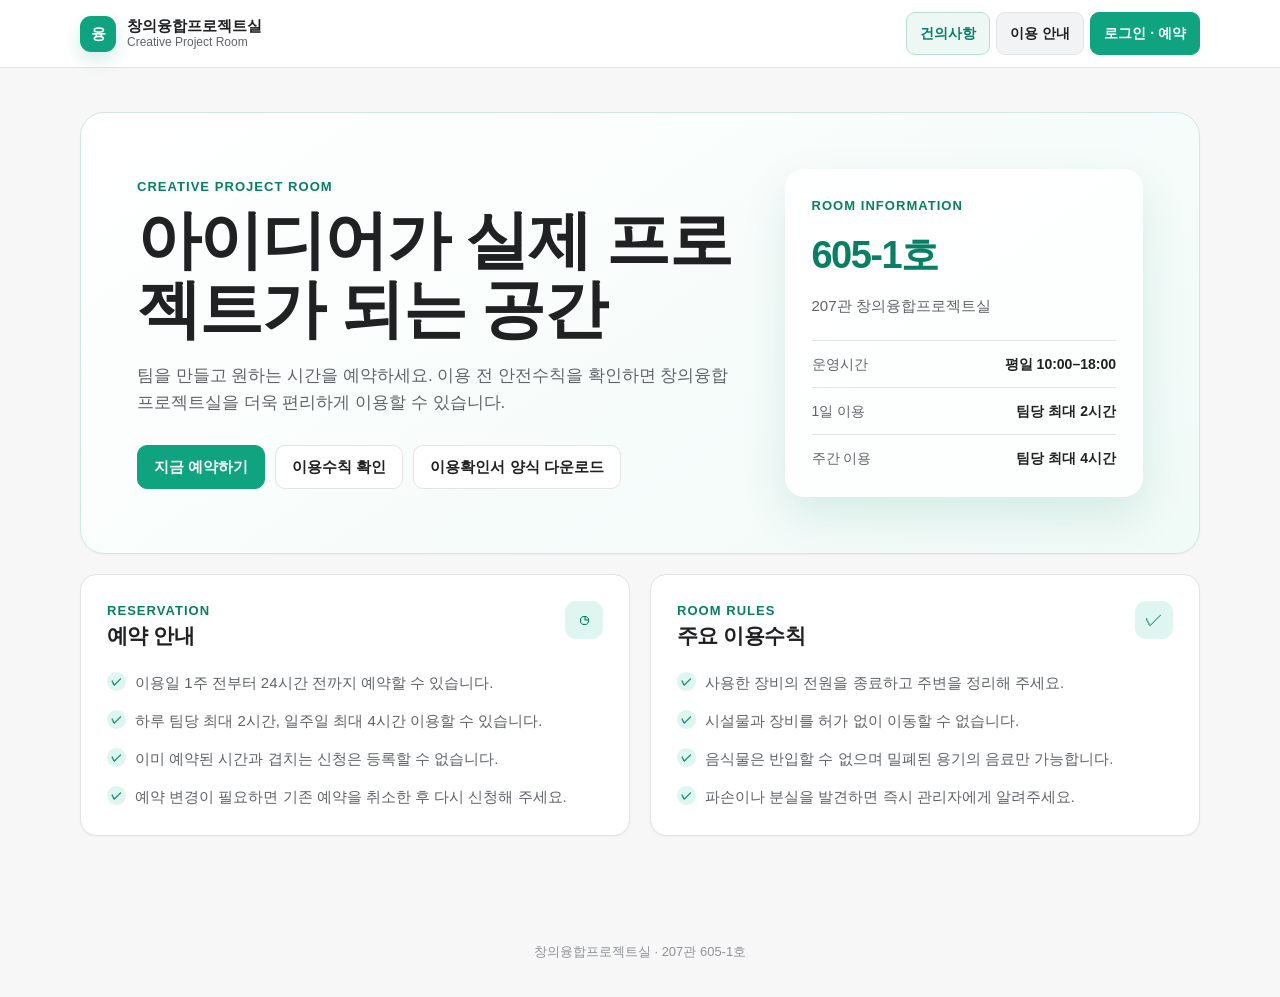
<file: index.html>
<!DOCTYPE html>
<html lang="ko">
<head>
  <meta charset="UTF-8">
  <meta name="viewport" content="width=device-width, initial-scale=1.0">
  <meta
    name="description"
    content="창의융합프로젝트실 이용 안내와 온라인 예약 서비스"
  >
  <title>창의융합프로젝트실</title>
  <link rel="stylesheet" href="./styles/style.css?v=20260806-suggestion-titles">
</head>
<body>
  <header class="app-header">
    <a class="brand" href="./index.html" aria-label="창의융합프로젝트실 홈">
      <span class="brand-mark" aria-hidden="true">융</span>
      <span class="brand-copy">
        <strong>창의융합프로젝트실</strong>
        <small>Creative Project Room</small>
      </span>
    </a>

    <nav class="app-nav" aria-label="주요 메뉴">
      <a class="nav-suggestion" href="./suggestions.html">건의사항</a>
      <a href="./index.html" aria-current="page">이용 안내</a>
      <a class="nav-primary" href="./login.html">로그인 · 예약</a>
    </nav>
  </header>

  <main class="container">
    <section class="hero">
      <div class="hero-copy">
        <p class="eyebrow">Creative Project Room</p>
        <h1>아이디어가 실제 프로젝트가 되는 공간</h1>
        <p>
          팀을 만들고 원하는 시간을 예약하세요. 이용 전 안전수칙을 확인하면
          창의융합프로젝트실을 더욱 편리하게 이용할 수 있습니다.
        </p>

        <div class="hero-actions">
          <a class="button" href="./login.html">지금 예약하기</a>
          <a class="button button-secondary" href="#rules">이용수칙 확인</a>
          <a
            class="button button-secondary"
            href="./forms/usage-report-form.html"
            download="창의융합프로젝트실_이용확인서_양식.html"
          >이용확인서 양식 다운로드</a>
        </div>
      </div>

      <aside class="room-panel" aria-label="호실 요약 정보">
        <p class="eyebrow">Room information</p>
        <div class="room-number">605-1호</div>
        <p class="muted">207관 창의융합프로젝트실</p>

        <div class="room-facts">
          <div class="room-fact">
            <span>운영시간</span>
            <strong>평일 10:00–18:00</strong>
          </div>
          <div class="room-fact">
            <span>1일 이용</span>
            <strong>팀당 최대 2시간</strong>
          </div>
          <div class="room-fact">
            <span>주간 이용</span>
            <strong>팀당 최대 4시간</strong>
          </div>
        </div>
      </aside>
    </section>

    <div class="info-grid" id="rules">
      <section class="card">
        <div class="card-header">
          <div>
            <p class="eyebrow">Reservation</p>
            <h2>예약 안내</h2>
          </div>
          <span class="icon-box" aria-hidden="true">◷</span>
        </div>

        <ul class="rule-list">
          <li>이용일 1주 전부터 24시간 전까지 예약할 수 있습니다.</li>
          <li>하루 팀당 최대 2시간, 일주일 최대 4시간 이용할 수 있습니다.</li>
          <li>이미 예약된 시간과 겹치는 신청은 등록할 수 없습니다.</li>
          <li>예약 변경이 필요하면 기존 예약을 취소한 후 다시 신청해 주세요.</li>
        </ul>
      </section>

      <section class="card">
        <div class="card-header">
          <div>
            <p class="eyebrow">Room rules</p>
            <h2>주요 이용수칙</h2>
          </div>
          <span class="icon-box" aria-hidden="true">✓</span>
        </div>

        <ul class="rule-list">
          <li>사용한 장비의 전원을 종료하고 주변을 정리해 주세요.</li>
          <li>시설물과 장비를 허가 없이 이동할 수 없습니다.</li>
          <li>음식물은 반입할 수 없으며 밀폐된 용기의 음료만 가능합니다.</li>
          <li>파손이나 분실을 발견하면 즉시 관리자에게 알려주세요.</li>
        </ul>
      </section>
    </div>
  </main>

  <footer class="footer-note">
    창의융합프로젝트실 · 207관 605-1호
  </footer>
</body>
</html>
</file>
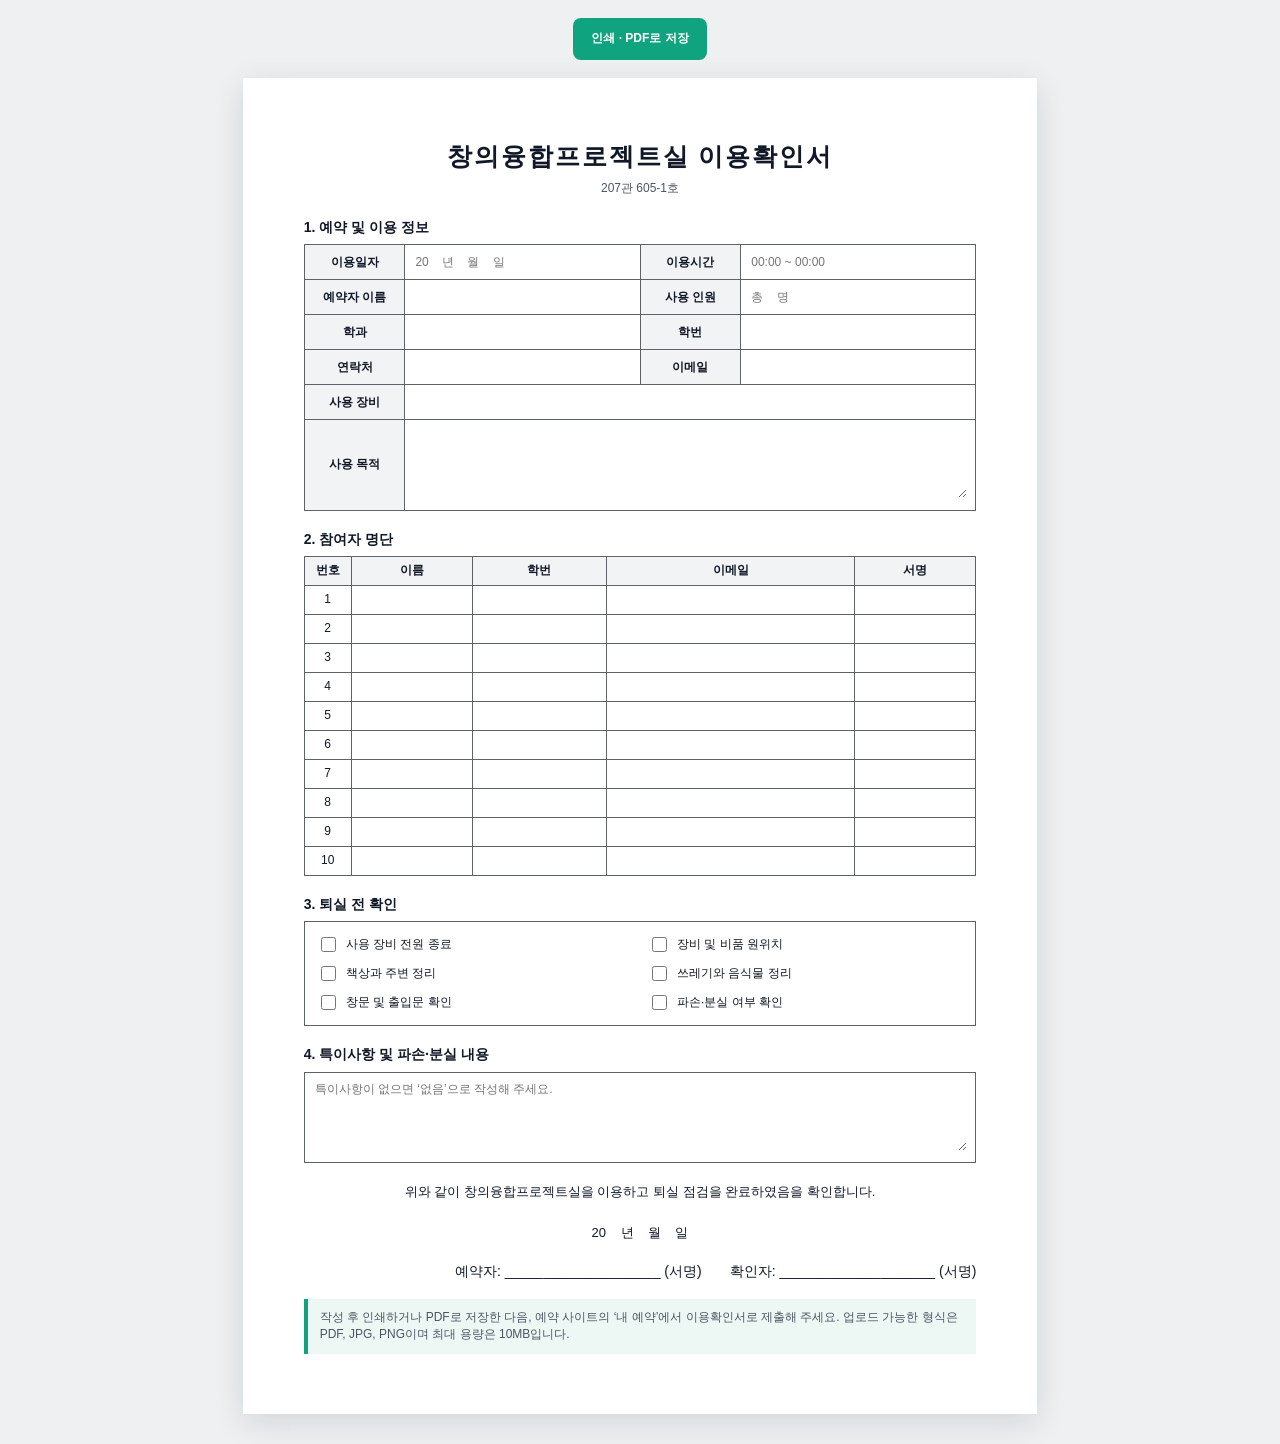
<file: forms/usage-report-form.html>
<!DOCTYPE html>
<html lang="ko">
<head>
  <meta charset="UTF-8">
  <meta name="viewport" content="width=device-width, initial-scale=1.0">
  <title>창의융합프로젝트실 이용확인서 양식</title>
  <style>
    * {
      box-sizing: border-box;
    }

    body {
      margin: 0;
      color: #111827;
      background: #eef0f2;
      font-family: "Noto Sans KR", "Malgun Gothic", sans-serif;
      font-size: 12px;
      line-height: 1.45;
    }

    .toolbar {
      display: flex;
      justify-content: center;
      gap: 10px;
      padding: 18px;
    }

    button {
      min-height: 42px;
      padding: 9px 18px;
      border: 0;
      border-radius: 8px;
      color: #ffffff;
      background: #10a37f;
      font: inherit;
      font-weight: 700;
      cursor: pointer;
    }

    .sheet {
      width: 210mm;
      min-height: 297mm;
      margin: 0 auto 30px;
      padding: 16mm;
      background: #ffffff;
      box-shadow: 0 8px 30px rgba(16, 24, 40, 0.12);
    }

    h1 {
      margin: 0;
      text-align: center;
      font-size: 25px;
      letter-spacing: 0.08em;
    }

    .subtitle {
      margin: 5px 0 20px;
      color: #4b5563;
      text-align: center;
    }

    h2 {
      margin: 18px 0 7px;
      font-size: 14px;
    }

    table {
      width: 100%;
      border-collapse: collapse;
      table-layout: fixed;
    }

    th,
    td {
      height: 35px;
      padding: 6px 8px;
      border: 1px solid #5f6368;
      vertical-align: middle;
    }

    th {
      width: 15%;
      background: #f2f3f5;
      text-align: center;
      font-weight: 700;
    }

    input,
    textarea {
      width: 100%;
      border: 0;
      outline: 0;
      background: transparent;
      font: inherit;
    }

    textarea {
      min-height: 72px;
      resize: vertical;
    }

    .participant-table th,
    .participant-table td {
      height: 29px;
      padding: 4px 6px;
      text-align: center;
    }

    .participant-table th:first-child {
      width: 7%;
    }

    .participant-table th:nth-child(2) {
      width: 18%;
    }

    .participant-table th:nth-child(3) {
      width: 20%;
    }

    .participant-table th:nth-child(4) {
      width: 37%;
    }

    .participant-table th:nth-child(5) {
      width: 18%;
    }

    .check-list {
      display: grid;
      grid-template-columns: repeat(2, minmax(0, 1fr));
      gap: 8px 16px;
      padding: 12px;
      border: 1px solid #5f6368;
    }

    .check-list label {
      display: flex;
      align-items: center;
      gap: 7px;
    }

    .check-list input {
      width: 15px;
      height: 15px;
    }

    .confirmation {
      margin-top: 20px;
      text-align: center;
      font-size: 13px;
    }

    .confirmation-date {
      margin-top: 22px;
    }

    .signature-row {
      display: flex;
      justify-content: flex-end;
      gap: 28px;
      margin-top: 18px;
      font-size: 14px;
    }

    .note {
      margin: 18px 0 0;
      padding: 10px 12px;
      border-left: 4px solid #10a37f;
      color: #4b5563;
      background: #edf8f5;
    }

    @page {
      size: A4;
      margin: 0;
    }

    @media print {
      body {
        background: #ffffff;
      }

      .toolbar {
        display: none;
      }

      .sheet {
        margin: 0;
        box-shadow: none;
      }
    }

    @media (max-width: 800px) {
      .sheet {
        width: 100%;
        min-height: 0;
        padding: 20px;
      }

      .check-list {
        grid-template-columns: 1fr;
      }
    }
  </style>
</head>
<body>
  <div class="toolbar">
    <button type="button" onclick="window.print()">인쇄 · PDF로 저장</button>
  </div>

  <main class="sheet">
    <h1>창의융합프로젝트실 이용확인서</h1>
    <p class="subtitle">207관 605-1호</p>

    <h2>1. 예약 및 이용 정보</h2>
    <table>
      <tbody>
        <tr>
          <th>이용일자</th>
          <td><input aria-label="이용일자" placeholder="20    년    월    일"></td>
          <th>이용시간</th>
          <td><input aria-label="이용시간" placeholder="00:00 ~ 00:00"></td>
        </tr>
        <tr>
          <th>예약자 이름</th>
          <td><input aria-label="예약자 이름"></td>
          <th>사용 인원</th>
          <td><input aria-label="사용 인원" placeholder="총    명"></td>
        </tr>
        <tr>
          <th>학과</th>
          <td><input aria-label="학과"></td>
          <th>학번</th>
          <td><input aria-label="학번"></td>
        </tr>
        <tr>
          <th>연락처</th>
          <td><input aria-label="연락처"></td>
          <th>이메일</th>
          <td><input type="email" aria-label="이메일"></td>
        </tr>
        <tr>
          <th>사용 장비</th>
          <td colspan="3"><input aria-label="사용 장비"></td>
        </tr>
        <tr>
          <th>사용 목적</th>
          <td colspan="3"><textarea aria-label="사용 목적"></textarea></td>
        </tr>
      </tbody>
    </table>

    <h2>2. 참여자 명단</h2>
    <table class="participant-table">
      <thead>
        <tr>
          <th>번호</th>
          <th>이름</th>
          <th>학번</th>
          <th>이메일</th>
          <th>서명</th>
        </tr>
      </thead>
      <tbody>
        <tr><td>1</td><td><input aria-label="참여자 1 이름"></td><td><input aria-label="참여자 1 학번"></td><td><input aria-label="참여자 1 이메일"></td><td></td></tr>
        <tr><td>2</td><td><input aria-label="참여자 2 이름"></td><td><input aria-label="참여자 2 학번"></td><td><input aria-label="참여자 2 이메일"></td><td></td></tr>
        <tr><td>3</td><td><input aria-label="참여자 3 이름"></td><td><input aria-label="참여자 3 학번"></td><td><input aria-label="참여자 3 이메일"></td><td></td></tr>
        <tr><td>4</td><td><input aria-label="참여자 4 이름"></td><td><input aria-label="참여자 4 학번"></td><td><input aria-label="참여자 4 이메일"></td><td></td></tr>
        <tr><td>5</td><td><input aria-label="참여자 5 이름"></td><td><input aria-label="참여자 5 학번"></td><td><input aria-label="참여자 5 이메일"></td><td></td></tr>
        <tr><td>6</td><td><input aria-label="참여자 6 이름"></td><td><input aria-label="참여자 6 학번"></td><td><input aria-label="참여자 6 이메일"></td><td></td></tr>
        <tr><td>7</td><td><input aria-label="참여자 7 이름"></td><td><input aria-label="참여자 7 학번"></td><td><input aria-label="참여자 7 이메일"></td><td></td></tr>
        <tr><td>8</td><td><input aria-label="참여자 8 이름"></td><td><input aria-label="참여자 8 학번"></td><td><input aria-label="참여자 8 이메일"></td><td></td></tr>
        <tr><td>9</td><td><input aria-label="참여자 9 이름"></td><td><input aria-label="참여자 9 학번"></td><td><input aria-label="참여자 9 이메일"></td><td></td></tr>
        <tr><td>10</td><td><input aria-label="참여자 10 이름"></td><td><input aria-label="참여자 10 학번"></td><td><input aria-label="참여자 10 이메일"></td><td></td></tr>
      </tbody>
    </table>

    <h2>3. 퇴실 전 확인</h2>
    <div class="check-list">
      <label><input type="checkbox"> 사용 장비 전원 종료</label>
      <label><input type="checkbox"> 장비 및 비품 원위치</label>
      <label><input type="checkbox"> 책상과 주변 정리</label>
      <label><input type="checkbox"> 쓰레기와 음식물 정리</label>
      <label><input type="checkbox"> 창문 및 출입문 확인</label>
      <label><input type="checkbox"> 파손·분실 여부 확인</label>
    </div>

    <h2>4. 특이사항 및 파손·분실 내용</h2>
    <table>
      <tbody>
        <tr>
          <td><textarea aria-label="특이사항" placeholder="특이사항이 없으면 ‘없음’으로 작성해 주세요."></textarea></td>
        </tr>
      </tbody>
    </table>

    <div class="confirmation">
      위와 같이 창의융합프로젝트실을 이용하고 퇴실 점검을 완료하였음을 확인합니다.
      <div class="confirmation-date">20&nbsp;&nbsp;&nbsp;&nbsp;년&nbsp;&nbsp;&nbsp;&nbsp;월&nbsp;&nbsp;&nbsp;&nbsp;일</div>
      <div class="signature-row">
        <span>예약자: ____________________ (서명)</span>
        <span>확인자: ____________________ (서명)</span>
      </div>
    </div>

    <p class="note">
      작성 후 인쇄하거나 PDF로 저장한 다음, 예약 사이트의 ‘내 예약’에서 이용확인서로 제출해 주세요.
      업로드 가능한 형식은 PDF, JPG, PNG이며 최대 용량은 10MB입니다.
    </p>
  </main>
</body>
</html>
</file>
<file: styles/style.css>
:root {
  color-scheme: light;
  --bg: #f7f7f8;
  --surface: #ffffff;
  --surface-soft: #f2f3f5;
  --surface-accent: #edf8f5;
  --text: #202123;
  --text-soft: #5f6368;
  --text-faint: #8e9196;
  --border: #e2e3e5;
  --border-strong: #c9cbd0;
  --brand: #10a37f;
  --brand-dark: #087f65;
  --brand-soft: #dff5ef;
  --danger: #d92d20;
  --danger-dark: #b42318;
  --warning: #b54708;
  --warning-soft: #fff4e5;
  --success: #067647;
  --success-soft: #e9f8f0;
  --info: #175cd3;
  --info-soft: #eef4ff;
  --shadow-sm: 0 1px 2px rgba(16, 24, 40, 0.04);
  --shadow-md: 0 12px 32px rgba(16, 24, 40, 0.08);
  --radius-sm: 10px;
  --radius-md: 16px;
  --radius-lg: 24px;
}

* {
  box-sizing: border-box;
}

html {
  min-width: 320px;
  scroll-behavior: smooth;
}

body {
  min-height: 100vh;
  margin: 0;
  color: var(--text);
  background: var(--bg);
  font-family: Inter, Pretendard, -apple-system, BlinkMacSystemFont, "Segoe UI",
    Roboto, "Noto Sans KR", "Apple SD Gothic Neo", Arial, sans-serif;
  font-size: 15px;
  line-height: 1.6;
  -webkit-font-smoothing: antialiased;
}

a {
  color: inherit;
  text-decoration: none;
}

button,
input,
select,
textarea {
  font: inherit;
}

button,
.button {
  display: inline-flex;
  min-height: 44px;
  align-items: center;
  justify-content: center;
  gap: 8px;
  padding: 10px 16px;
  border: 1px solid var(--brand);
  border-radius: var(--radius-sm);
  color: #ffffff;
  background: var(--brand);
  font-weight: 700;
  line-height: 1.2;
  cursor: pointer;
  transition: background 160ms ease, border-color 160ms ease,
    box-shadow 160ms ease, transform 160ms ease;
}

button:hover,
.button:hover {
  border-color: var(--brand-dark);
  background: var(--brand-dark);
}

button:active,
.button:active {
  transform: translateY(1px);
}

button:focus-visible,
.button:focus-visible,
input:focus-visible,
select:focus-visible,
textarea:focus-visible,
a:focus-visible {
  outline: 3px solid rgba(16, 163, 127, 0.22);
  outline-offset: 2px;
}

button:disabled {
  opacity: 0.55;
  cursor: wait;
}

.button-secondary,
button.button-secondary,
.header-button {
  border-color: var(--border);
  color: var(--text);
  background: var(--surface);
}

.button-secondary:hover,
button.button-secondary:hover,
.header-button:hover {
  border-color: var(--border-strong);
  color: var(--text);
  background: var(--surface-soft);
}

.danger-button,
button.danger-button,
.cancel-button {
  border-color: #f0b4ae;
  color: var(--danger-dark);
  background: #fff5f4;
}

.danger-button:hover,
button.danger-button:hover,
.cancel-button:hover {
  border-color: var(--danger);
  color: #ffffff;
  background: var(--danger);
}

h1,
h2,
h3,
h4,
p {
  margin-top: 0;
}

h1,
h2,
h3,
h4 {
  letter-spacing: -0.025em;
  line-height: 1.3;
}

h1 {
  margin-bottom: 10px;
  font-size: clamp(28px, 4vw, 42px);
}

h2 {
  margin-bottom: 8px;
  font-size: 21px;
}

h3 {
  margin-bottom: 8px;
  font-size: 17px;
}

h4 {
  margin-bottom: 10px;
  font-size: 15px;
}

.muted {
  color: var(--text-soft);
}

.eyebrow {
  margin-bottom: 8px;
  color: var(--brand-dark);
  font-size: 13px;
  font-weight: 800;
  letter-spacing: 0.08em;
  text-transform: uppercase;
}

.container {
  width: min(1120px, calc(100% - 40px));
  margin: 0 auto;
  padding: 44px 0 72px;
}

.app-header {
  position: sticky;
  z-index: 30;
  top: 0;
  display: flex;
  min-height: 68px;
  align-items: center;
  justify-content: space-between;
  gap: 24px;
  padding: 12px max(24px, calc((100% - 1120px) / 2));
  border-bottom: 1px solid rgba(226, 227, 229, 0.9);
  background: rgba(255, 255, 255, 0.92);
  backdrop-filter: blur(14px);
}

.brand {
  display: inline-flex;
  min-width: 0;
  align-items: center;
  gap: 11px;
}

.brand-mark {
  display: inline-flex;
  width: 36px;
  height: 36px;
  flex: 0 0 36px;
  align-items: center;
  justify-content: center;
  border-radius: 11px;
  color: #ffffff;
  background: var(--brand);
  font-size: 15px;
  font-weight: 900;
  box-shadow: 0 8px 18px rgba(16, 163, 127, 0.18);
}

.brand-copy {
  display: grid;
  line-height: 1.25;
}

.brand-copy strong {
  overflow: hidden;
  font-size: 15px;
  text-overflow: ellipsis;
  white-space: nowrap;
}

.brand-copy small {
  color: var(--text-soft);
  font-size: 12px;
}

.app-nav {
  display: flex;
  align-items: center;
  gap: 6px;
}

.app-nav a,
.app-nav button {
  min-height: 40px;
  padding: 9px 13px;
  border: 1px solid transparent;
  border-radius: 9px;
  color: var(--text-soft);
  background: transparent;
  font-size: 14px;
  font-weight: 700;
}

.app-nav a:hover,
.app-nav button:hover,
.app-nav a[aria-current="page"] {
  border-color: var(--border);
  color: var(--text);
  background: var(--surface-soft);
}

.app-nav .nav-suggestion {
  border-color: #b7ded4;
  color: var(--brand-dark);
  background: var(--surface-accent);
}

.app-nav .nav-suggestion:hover {
  border-color: var(--brand);
  color: #ffffff;
  background: var(--brand);
}

.app-nav .nav-primary {
  border-color: var(--brand);
  color: #ffffff;
  background: var(--brand);
}

.app-nav .nav-primary:hover {
  border-color: var(--brand-dark);
  color: #ffffff;
  background: var(--brand-dark);
}

.page-heading {
  display: flex;
  align-items: end;
  justify-content: space-between;
  gap: 24px;
  margin-bottom: 28px;
}

.page-heading h1 {
  margin-bottom: 7px;
}

.page-heading p {
  max-width: 680px;
  margin-bottom: 0;
  color: var(--text-soft);
}

.card {
  padding: 26px;
  border: 1px solid var(--border);
  border-radius: var(--radius-md);
  background: var(--surface);
  box-shadow: var(--shadow-sm);
}

.card + .card {
  margin-top: 20px;
}

.card-header {
  display: flex;
  align-items: start;
  justify-content: space-between;
  gap: 16px;
  margin-bottom: 22px;
}

.card-header h2,
.card-header p {
  margin-bottom: 0;
}

.icon-box {
  display: inline-flex;
  width: 38px;
  height: 38px;
  flex: 0 0 38px;
  align-items: center;
  justify-content: center;
  border-radius: 11px;
  color: var(--brand-dark);
  background: var(--brand-soft);
  font-size: 18px;
}

form {
  display: grid;
  gap: 18px;
}

.form-grid {
  display: grid;
  grid-template-columns: repeat(2, minmax(0, 1fr));
  gap: 18px;
}

.field,
label {
  display: grid;
  gap: 7px;
  color: #34363a;
  font-size: 14px;
  font-weight: 700;
}

.field-full {
  grid-column: 1 / -1;
}

input,
select,
textarea {
  width: 100%;
  min-height: 46px;
  padding: 11px 13px;
  border: 1px solid var(--border-strong);
  border-radius: var(--radius-sm);
  color: var(--text);
  background: var(--surface);
  font-size: 15px;
  font-weight: 400;
  outline: none;
  transition: border-color 160ms ease, box-shadow 160ms ease;
}

input::placeholder,
textarea::placeholder {
  color: #a0a3a8;
}

input:hover,
select:hover,
textarea:hover {
  border-color: #aeb1b7;
}

input:focus,
select:focus,
textarea:focus {
  border-color: var(--brand);
  box-shadow: 0 0 0 3px rgba(16, 163, 127, 0.12);
}

textarea {
  min-height: 110px;
  resize: vertical;
}

input[type="file"] {
  min-height: auto;
  padding: 8px;
  background: var(--surface-soft);
}

input[type="file"]::file-selector-button {
  margin-right: 10px;
  padding: 7px 11px;
  border: 1px solid var(--border);
  border-radius: 8px;
  color: var(--text);
  background: var(--surface);
  font-weight: 700;
  cursor: pointer;
}

.checkbox-label {
  display: flex;
  align-items: flex-start;
  gap: 10px;
  padding: 13px 14px;
  border: 1px solid var(--border);
  border-radius: var(--radius-sm);
  color: var(--text-soft);
  background: var(--surface-soft);
  font-weight: 500;
}

.checkbox-label input {
  width: 18px;
  min-height: 18px;
  margin-top: 2px;
  accent-color: var(--brand);
}

.reservation-rules-notice {
  padding: 18px 20px;
  border: 1px solid #f1d3a8;
  border-radius: var(--radius-sm);
  background: #fffaf2;
}

.reservation-rules-heading {
  display: flex;
  align-items: flex-start;
  gap: 12px;
}

.reservation-rules-icon {
  display: inline-flex;
  width: 24px;
  height: 24px;
  flex: 0 0 24px;
  align-items: center;
  justify-content: center;
  border-radius: 50%;
  color: #ffffff;
  background: var(--warning);
  font-size: 14px;
  font-weight: 900;
  line-height: 1;
}

.reservation-rules-heading h3 {
  margin: 0;
  font-size: 16px;
}

.reservation-rules-heading p {
  margin: 2px 0 0;
  color: var(--text-soft);
  font-size: 13px;
}

.reservation-rules-list {
  display: grid;
  gap: 7px;
  margin: 14px 0 0;
  padding-left: 22px;
  color: var(--text-soft);
  font-size: 14px;
}

.reservation-rules-list li::marker {
  color: var(--warning);
}

.form-actions {
  display: flex;
  align-items: center;
  justify-content: flex-end;
  gap: 10px;
}

.form-actions button {
  min-width: 132px;
}

.headcount-fieldset {
  min-width: 0;
  margin: 0;
  padding: 0;
  border: 0;
}

.headcount-fieldset legend {
  padding: 0;
  color: #34363a;
  font-size: 14px;
  font-weight: 700;
}

.field-help {
  margin: 2px 0 0;
  color: var(--text-soft);
  font-size: 13px;
  font-weight: 400;
}

.reservation-calendar {
  position: relative;
}

.reservation-date-heading {
  display: flex;
  align-items: center;
  justify-content: flex-start;
  gap: 8px 16px;
  flex-wrap: wrap;
}

.calendar-status-legend {
  display: flex;
  align-items: center;
  gap: 12px;
  color: var(--text-soft);
  font-size: 11px;
  font-weight: 500;
}

.calendar-status-legend span {
  display: inline-flex;
  align-items: center;
  gap: 5px;
  white-space: nowrap;
}

.calendar-status-legend i {
  display: inline-block;
  width: 11px;
  height: 11px;
  border: 1px solid var(--border-strong);
  border-radius: 3px;
  background: #ffffff;
}

.calendar-status-legend i.selected {
  border-color: var(--brand);
  background: var(--brand);
}

.calendar-status-legend i.unavailable {
  border-color: #d7d9dc;
  background: #e8e9eb;
}

.calendar-input {
  display: flex;
  width: 100%;
  min-height: 46px;
  align-items: center;
  justify-content: space-between;
  padding: 11px 13px;
  border: 1px solid var(--border-strong);
  border-radius: var(--radius-sm);
  color: var(--text-faint) !important;
  background: #ffffff !important;
  box-shadow: none;
  font-size: 15px;
  font-weight: 400;
  text-align: left;
}

.calendar-input:hover,
.calendar-input[aria-expanded="true"] {
  border-color: var(--brand);
  color: var(--text) !important;
  background: #ffffff !important;
}

.calendar-input[aria-expanded="true"] {
  box-shadow: 0 0 0 3px rgba(16, 163, 127, 0.12);
}

.calendar-input.has-value {
  color: var(--text) !important;
}

.calendar-icon {
  display: block;
  width: 17px;
  height: 17px;
  flex: 0 0 17px;
  color: var(--text);
  fill: none;
  stroke: currentColor;
  stroke-linecap: round;
  stroke-linejoin: round;
  stroke-width: 1.8;
}

.calendar-popover {
  position: absolute;
  z-index: 40;
  top: calc(100% + 6px);
  left: 0;
  width: min(320px, calc(100vw - 56px));
  padding: 14px;
  border: 1px solid var(--border-strong);
  border-radius: 12px;
  background: #ffffff;
  box-shadow: var(--shadow-md);
}

.calendar-popover[hidden] {
  display: none;
}

.calendar-header {
  display: grid;
  grid-template-columns: 34px minmax(0, 1fr) 34px;
  align-items: center;
  gap: 8px;
  margin-bottom: 10px;
}

.calendar-header strong {
  color: var(--text);
  text-align: center;
  font-size: 14px;
}

.calendar-header button {
  min-width: 34px;
  min-height: 34px;
  padding: 0;
  border-color: transparent;
  color: var(--text) !important;
  background: #ffffff !important;
  box-shadow: none;
  font-size: 22px;
}

.calendar-header button:not(:disabled):hover {
  border-color: var(--border);
  background: var(--surface-soft) !important;
}

.calendar-header button:disabled {
  color: #c3c5c9 !important;
  background: #ffffff !important;
  cursor: not-allowed;
  opacity: 1;
}

.calendar-weekdays,
.calendar-days {
  display: grid;
  grid-template-columns: repeat(7, minmax(0, 1fr));
  gap: 4px;
}

.calendar-weekdays {
  margin-bottom: 5px;
}

.calendar-weekdays span {
  color: var(--text-soft);
  text-align: center;
  font-size: 12px;
  font-weight: 700;
}

.calendar-weekdays span:first-child,
.calendar-weekdays span:last-child {
  color: #9a9da2;
}

.calendar-day,
.calendar-day-empty {
  min-width: 0;
  min-height: 34px;
}

.calendar-day {
  padding: 0;
  border-color: transparent;
  border-radius: 8px;
  color: var(--text) !important;
  background: #ffffff !important;
  box-shadow: none;
  font-size: 13px;
  font-weight: 600;
}

.calendar-day:not(:disabled):hover {
  border-color: var(--brand);
  color: var(--brand-dark) !important;
  background: var(--surface-accent) !important;
}

.calendar-day.selected {
  border-color: var(--brand);
  color: #ffffff !important;
  background: var(--brand) !important;
}

.calendar-day:disabled,
.calendar-day.weekend,
.calendar-day.outside-range {
  border-color: transparent;
  color: #a9acb1 !important;
  background: #eceef0 !important;
  cursor: not-allowed;
  opacity: 1;
  transform: none;
}

.headcount-picker {
  display: grid;
  grid-template-columns: repeat(10, minmax(48px, 1fr));
  gap: 8px;
  margin-top: 8px;
}

.headcount-picker button {
  min-width: 0;
  min-height: 44px;
  padding: 9px 6px;
  border-color: var(--border-strong);
  color: var(--text-soft);
  background: var(--surface);
  font-size: 14px;
}

.headcount-picker button:hover {
  border-color: var(--brand);
  color: var(--brand-dark);
  background: var(--surface-accent);
}

.headcount-picker button.selected {
  border-color: var(--brand);
  color: #ffffff;
  background: var(--brand);
  box-shadow: 0 5px 14px rgba(16, 163, 127, 0.2);
}

.participants-section {
  padding: 20px;
  border: 1px solid #cfe8e1;
  border-radius: 14px;
  background: #f7fcfa;
}

.participants-section[hidden] {
  display: none;
}

.participants-heading {
  display: flex;
  align-items: flex-start;
  justify-content: space-between;
  gap: 16px;
}

.participants-heading h3,
.participants-heading p {
  margin-bottom: 0;
}

.participant-fields {
  display: grid;
  gap: 12px;
  margin-top: 16px;
}

.participant-card {
  display: grid;
  grid-template-columns: 46px minmax(0, 1fr);
  align-items: center;
  gap: 14px;
  padding: 15px;
  border: 1px solid var(--border);
  border-radius: 12px;
  background: var(--surface);
}

.participant-number {
  display: inline-flex;
  width: 40px;
  height: 40px;
  align-items: center;
  justify-content: center;
  border-radius: 50%;
  color: var(--brand-dark);
  background: var(--brand-soft);
  font-size: 13px;
  font-weight: 900;
}

.participant-primary-info {
  display: grid;
  grid-template-columns: repeat(3, minmax(0, 1fr));
  gap: 8px 18px;
}

.participant-primary-info span {
  display: block;
  color: var(--text-faint);
  font-size: 12px;
}

.participant-primary-info strong {
  display: block;
  color: var(--text);
  font-size: 14px;
}

.participant-inputs {
  display: grid;
  grid-template-columns: repeat(3, minmax(0, 1fr));
  gap: 12px;
}

.participant-inputs label {
  font-size: 13px;
}

.participant-inputs input {
  min-height: 42px;
  font-size: 14px;
}

.time-slot-fieldset {
  min-width: 0;
  margin: 0;
  padding: 0;
  border: 0;
}

.time-slot-fieldset legend {
  padding: 0;
  color: #34363a;
  font-size: 14px;
  font-weight: 700;
}

.time-slot-legend {
  display: flex;
  flex-wrap: wrap;
  gap: 14px;
  margin: 12px 0;
  color: var(--text-soft);
  font-size: 12px;
  font-weight: 500;
}

.time-slot-legend span {
  display: inline-flex;
  align-items: center;
  gap: 6px;
}

.time-slot-legend i {
  display: inline-block;
  width: 11px;
  height: 11px;
  border: 1px solid var(--border-strong);
  border-radius: 3px;
  background: var(--surface);
}

.time-slot-legend i.selected {
  border-color: var(--brand);
  background: var(--brand);
}

.time-slot-legend i.unavailable {
  border-color: #d0d2d6;
  background: #dfe1e4;
}

.reservation-date-fieldset {
  min-width: 0;
  margin: 0;
  padding: 0;
  border: 0;
}

.reservation-date-fieldset legend {
  padding: 0;
  color: #34363a;
  font-size: 14px;
  font-weight: 700;
}

.reservation-date-picker {
  display: grid;
  grid-template-columns: repeat(7, minmax(72px, 1fr));
  gap: 8px;
  margin-top: 8px;
}

.time-choice-columns {
  display: grid;
  grid-template-columns: repeat(2, minmax(0, 1fr));
  gap: 20px;
}

.time-choice-group {
  min-width: 0;
}

.time-choice-group h3 {
  margin: 0;
  color: var(--text);
  font-size: 14px;
  font-weight: 800;
}

.time-choice-picker {
  display: grid;
  grid-template-columns: repeat(4, minmax(48px, 1fr));
  gap: 8px;
  margin-top: 8px;
}

.reservation-date-picker button,
.time-choice-picker button {
  min-width: 0;
  min-height: 44px;
  padding: 9px 6px;
  border-color: var(--border-strong);
  color: var(--text-soft) !important;
  background: #ffffff !important;
  font-size: 14px;
}

.reservation-date-picker button span,
.time-choice-picker button span {
  font-size: 14px;
  font-weight: 700;
  white-space: nowrap;
}

.reservation-date-picker button small {
  display: block;
  margin-top: 2px;
  color: var(--text-faint);
  font-size: 11px;
  font-weight: 500;
}

.reservation-date-picker button:not(:disabled):hover,
.time-choice-picker button:not(:disabled):hover {
  border-color: var(--brand);
  color: var(--brand-dark) !important;
  background: var(--surface-accent) !important;
}

.reservation-date-picker button.selected,
.time-choice-picker button.selected {
  border-color: var(--brand);
  color: #ffffff !important;
  background: var(--brand) !important;
  box-shadow: 0 5px 14px rgba(16, 163, 127, 0.2);
}

.reservation-date-picker button.selected small {
  color: rgba(255, 255, 255, 0.82);
}

.reservation-date-picker button:disabled,
.time-choice-picker button:disabled {
  border-color: #d7d9dc;
  color: #8b8e93 !important;
  background: #e8e9eb !important;
  box-shadow: none;
  cursor: not-allowed;
  opacity: 1;
  transform: none;
}

.reservation-date-picker button:disabled small {
  color: #92959a;
}

.final-time-summary {
  display: flex;
  align-items: center;
  justify-content: space-between;
  gap: 16px;
  margin-top: 16px;
  padding: 13px 15px;
  border: 1px solid var(--border);
  border-radius: 10px;
  color: var(--text-soft);
  background: var(--surface-soft);
  font-size: 14px;
}

.final-time-summary strong {
  color: var(--text);
  text-align: right;
}

.final-time-summary.complete {
  border-color: #b9ded4;
  background: var(--brand-soft);
}

.final-time-summary.complete strong {
  color: var(--brand-dark);
}

.time-slot-message {
  min-height: 22px;
  margin: 10px 0 0;
  color: var(--text-soft);
  font-size: 13px;
  font-weight: 500;
}

.time-slot-message.success {
  color: var(--success);
}

.time-slot-message.error {
  color: var(--danger-dark);
}

.form-message,
[id$="-message"] {
  min-height: 24px;
  margin: 14px 0 0;
  color: var(--text-soft);
  font-size: 14px;
}

.form-message.success,
[id$="-message"].success {
  color: var(--success);
}

.form-message.error,
[id$="-message"].error,
.error-message {
  color: var(--danger-dark);
}

.message {
  padding: 13px 15px;
  margin-bottom: 20px;
  border: 1px solid #c7d7fe;
  border-radius: var(--radius-sm);
  color: var(--info);
  background: var(--info-soft);
}

.message:empty {
  display: none;
}

.message.error-message {
  border-color: #fecdca;
  background: #fff4f3;
}

/* Login */
.auth-page {
  display: grid;
  min-height: 100vh;
  place-items: center;
  padding: 28px;
  background:
    radial-gradient(circle at 15% 15%, rgba(16, 163, 127, 0.11), transparent 28%),
    radial-gradient(circle at 85% 85%, rgba(16, 163, 127, 0.08), transparent 30%),
    var(--bg);
}

.auth-shell {
  display: grid;
  width: min(960px, 100%);
  min-height: 660px;
  grid-template-columns: minmax(0, 0.92fr) minmax(420px, 1.08fr);
  overflow: hidden;
  border: 1px solid var(--border);
  border-radius: var(--radius-lg);
  background: var(--surface);
  box-shadow: var(--shadow-md);
}

.auth-intro {
  display: flex;
  flex-direction: column;
  justify-content: space-between;
  padding: 44px;
  color: #ffffff;
  background: linear-gradient(145deg, #087f65, #10a37f 62%, #36b99a);
}

.auth-intro .brand-mark {
  color: var(--brand-dark);
  background: #ffffff;
}

.auth-intro .brand-copy small {
  color: rgba(255, 255, 255, 0.76);
}

.auth-intro-copy h1 {
  max-width: 420px;
  margin-bottom: 16px;
  font-size: clamp(30px, 4vw, 44px);
}

.auth-intro-copy p {
  max-width: 410px;
  margin-bottom: 0;
  color: rgba(255, 255, 255, 0.82);
  font-size: 16px;
}

.auth-note {
  margin-bottom: 0;
  color: rgba(255, 255, 255, 0.76);
  font-size: 13px;
}

.auth-card {
  display: flex;
  min-width: 0;
  flex-direction: column;
  justify-content: center;
  padding: 44px;
}

.auth-tabs {
  display: grid;
  grid-template-columns: repeat(2, 1fr);
  gap: 4px;
  margin-bottom: 28px;
  padding: 4px;
  border-radius: 12px;
  background: var(--surface-soft);
}

.auth-tab {
  min-height: 40px;
  border-color: transparent;
  color: var(--text-soft);
  background: transparent;
}

.auth-tab:hover {
  border-color: transparent;
  color: var(--text);
  background: rgba(255, 255, 255, 0.7);
}

.auth-tab.active {
  border-color: var(--border);
  color: var(--text);
  background: var(--surface);
  box-shadow: var(--shadow-sm);
}

.auth-panel[hidden] {
  display: none;
}

.auth-panel h2 {
  margin-bottom: 5px;
  font-size: 25px;
}

.auth-panel > p {
  margin-bottom: 24px;
  color: var(--text-soft);
}

.auth-panel form button[type="submit"] {
  width: 100%;
  margin-top: 4px;
}

/* Home */
.hero {
  display: grid;
  min-height: 440px;
  grid-template-columns: minmax(0, 1.25fr) minmax(300px, 0.75fr);
  align-items: center;
  gap: 50px;
  padding: 56px;
  overflow: hidden;
  border: 1px solid #cfe8e1;
  border-radius: var(--radius-lg);
  background: linear-gradient(145deg, #ffffff 0%, #f0faf7 100%);
  box-shadow: var(--shadow-sm);
}

.hero h1 {
  max-width: 690px;
  margin-bottom: 18px;
  font-size: clamp(38px, 6vw, 64px);
  line-height: 1.08;
}

.hero-copy > p:not(.eyebrow) {
  max-width: 620px;
  margin-bottom: 28px;
  color: var(--text-soft);
  font-size: 17px;
}

.hero-actions {
  display: flex;
  flex-wrap: wrap;
  gap: 10px;
}

.room-panel {
  padding: 26px;
  border: 1px solid rgba(255, 255, 255, 0.9);
  border-radius: 20px;
  background: rgba(255, 255, 255, 0.82);
  box-shadow: 0 18px 45px rgba(8, 127, 101, 0.12);
}

.room-panel .room-number {
  margin-bottom: 8px;
  color: var(--brand-dark);
  font-size: 38px;
  font-weight: 900;
  letter-spacing: -0.04em;
}

.room-facts {
  display: grid;
  gap: 12px;
  margin-top: 22px;
}

.room-fact {
  display: flex;
  align-items: center;
  justify-content: space-between;
  gap: 16px;
  padding-top: 12px;
  border-top: 1px solid var(--border);
  color: var(--text-soft);
  font-size: 14px;
}

.room-fact strong {
  color: var(--text);
}

.info-grid {
  display: grid;
  grid-template-columns: repeat(2, minmax(0, 1fr));
  gap: 20px;
  margin-top: 20px;
}

.info-grid > .card {
  height: 100%;
}

.info-grid > .card + .card {
  margin-top: 0;
}

.rule-list {
  display: grid;
  gap: 14px;
  margin: 22px 0 0;
  padding: 0;
  list-style: none;
}

.rule-list li {
  position: relative;
  padding-left: 28px;
  color: var(--text-soft);
}

.rule-list li::before {
  position: absolute;
  top: 1px;
  left: 0;
  display: inline-flex;
  width: 19px;
  height: 19px;
  align-items: center;
  justify-content: center;
  border-radius: 50%;
  color: var(--brand-dark);
  background: var(--brand-soft);
  content: "✓";
  font-size: 11px;
  font-weight: 900;
}

/* Reservation */
.reservation-layout {
  display: grid;
  grid-template-columns: minmax(0, 1fr);
  align-items: start;
}

.sidebar-stack {
  position: sticky;
  top: 92px;
}

.sidebar-stack .card {
  padding: 22px;
}

.sidebar-stack form {
  gap: 12px;
}

.sidebar-stack button {
  width: 100%;
}

#booked-slots {
  display: grid;
  gap: 10px;
  margin-top: 16px;
}

#booked-slots > p,
.booked-slot {
  margin: 0;
  padding: 11px 12px;
  border: 1px solid var(--border);
  border-radius: 10px;
  color: var(--text-soft);
  background: var(--surface-soft);
  font-size: 13px;
}

.booked-slot strong,
.booked-slot span {
  display: block;
}

.booked-slot strong {
  color: var(--text);
}

.form-card {
  padding: 32px;
}

/* My reservations */
#reservation-list {
  display: grid;
  gap: 20px;
}

#reservation-list .card + .card {
  margin-top: 0;
}

.reservation-card {
  padding: 28px;
}

.reservation-heading {
  display: flex;
  align-items: flex-start;
  justify-content: space-between;
  gap: 16px;
  padding-bottom: 18px;
  border-bottom: 1px solid var(--border);
}

.reservation-heading h2,
.reservation-heading h3,
.reservation-heading p {
  margin-bottom: 0;
}

.reservation-status-group {
  display: flex;
  flex-wrap: wrap;
  justify-content: flex-end;
  gap: 7px;
}

.reservation-meta {
  display: grid;
  grid-template-columns: repeat(4, minmax(0, 1fr));
  gap: 12px;
  margin: 18px 0;
}

.meta-item {
  padding: 13px;
  border-radius: 11px;
  background: var(--surface-soft);
}

.meta-item span {
  display: block;
  margin-bottom: 3px;
  color: var(--text-faint);
  font-size: 12px;
}

.meta-item strong {
  display: block;
  overflow-wrap: anywhere;
  font-size: 14px;
}

.workflow-grid {
  display: grid;
  grid-template-columns: repeat(3, minmax(0, 1fr));
  gap: 14px;
  margin-top: 22px;
}

.workflow-panel {
  padding: 18px;
  border: 1px solid var(--border);
  border-radius: 13px;
  background: #fcfcfd;
}

.workflow-panel h3 {
  margin-bottom: 4px;
}

.workflow-panel > p {
  margin-bottom: 14px;
  color: var(--text-soft);
  font-size: 13px;
}

.workflow-panel form {
  gap: 10px;
}

.workflow-panel input,
.workflow-panel textarea {
  min-height: 42px;
  font-size: 14px;
}

.workflow-panel textarea {
  min-height: 75px;
}

.workflow-panel button {
  width: 100%;
}

.participant-upload-list {
  display: grid;
  gap: 10px;
  margin-top: 12px;
}

.participant-upload-row {
  display: grid;
  gap: 10px;
  padding: 12px;
  border: 1px solid var(--border);
  border-radius: 10px;
  background: var(--surface);
}

.participant-upload-name {
  display: flex;
  align-items: center;
  justify-content: space-between;
  gap: 10px;
}

.participant-upload-name span {
  color: var(--text-soft);
  font-size: 12px;
}

.participant-upload-row form {
  gap: 8px;
}

.workflow-state-note,
.workflow-status-description,
.workflow-review-note {
  display: block;
  padding: 10px 11px;
  border-radius: 9px;
  color: var(--text-soft);
  background: var(--surface-soft);
  font-size: 12px;
}

.workflow-review-note {
  color: var(--danger-dark);
  background: #fff4f3;
}

.reservation-actions {
  display: flex;
  justify-content: flex-end;
}

/* Suggestions */
.suggestion-layout {
  display: grid;
  grid-template-columns: minmax(280px, 0.8fr) minmax(0, 1.45fr);
  align-items: start;
  gap: 20px;
}

.suggestion-form-card {
  position: sticky;
  top: 92px;
}

.suggestion-form-card textarea {
  min-height: 210px;
}

.suggestion-login-prompt {
  display: grid;
  justify-items: start;
  gap: 8px;
  padding: 20px;
  border: 1px solid #cfe8e1;
  border-radius: 13px;
  background: var(--surface-accent);
}

.suggestion-login-prompt[hidden] {
  display: none;
}

.suggestion-login-prompt p {
  margin: 0 0 8px;
  color: var(--text-soft);
  font-size: 13px;
}

.suggestion-list-card {
  min-width: 0;
}

.suggestion-list-heading {
  display: flex;
  align-items: flex-start;
  justify-content: space-between;
  gap: 18px;
  padding-bottom: 20px;
  border-bottom: 1px solid var(--border);
}

.suggestion-list-heading h2,
.suggestion-list-heading p {
  margin-bottom: 0;
}

.suggestion-list-actions {
  display: flex;
  align-items: center;
  gap: 8px;
}

.suggestion-refresh-button {
  min-height: 36px;
  padding: 7px 11px;
  font-size: 12px;
}

.suggestion-list {
  display: grid;
  gap: 12px;
  padding-top: 20px;
}

.suggestion-post {
  padding: 20px;
  border: 1px solid var(--border);
  border-radius: 13px;
  background: var(--surface);
  transition: border-color 160ms ease, box-shadow 160ms ease;
}

.suggestion-post:hover {
  border-color: #cfe0db;
  box-shadow: var(--shadow-sm);
}

.suggestion-post-header {
  display: flex;
  align-items: flex-start;
  justify-content: space-between;
  gap: 14px;
}

.suggestion-post-header h3 {
  overflow-wrap: anywhere;
  margin-bottom: 5px;
  font-size: 17px;
}

.suggestion-post-header p {
  display: flex;
  flex-wrap: wrap;
  gap: 5px;
  margin: 0;
  color: var(--text-faint);
  font-size: 12px;
}

.suggestion-post-content {
  overflow-wrap: anywhere;
  margin: 16px 0 0;
  padding-top: 16px;
  border-top: 1px solid var(--border);
  color: var(--text-soft);
  line-height: 1.75;
  white-space: pre-wrap;
}

.suggestion-post-private {
  display: flex;
  align-items: center;
  gap: 7px;
  margin: 16px 0 0;
  padding: 13px 14px;
  border-top: 1px solid var(--border);
  border-radius: 0 0 9px 9px;
  color: var(--text-faint);
  background: var(--surface-soft);
  font-size: 13px;
  font-weight: 600;
}

.suggestion-delete-button {
  min-height: 34px;
  padding: 6px 10px;
  border-color: #f0b4ae;
  color: var(--danger-dark);
  background: #fff5f4;
  font-size: 12px;
}

.suggestion-delete-button:hover {
  border-color: var(--danger);
  color: #ffffff;
  background: var(--danger);
}

.suggestion-empty {
  display: grid;
  justify-items: center;
  gap: 5px;
  padding: 48px 20px;
  border: 1px dashed var(--border-strong);
  border-radius: 13px;
  color: var(--text-soft);
  background: var(--surface-soft);
  text-align: center;
}

.suggestion-empty > span {
  display: inline-flex;
  width: 42px;
  height: 42px;
  align-items: center;
  justify-content: center;
  margin-bottom: 5px;
  border-radius: 50%;
  color: var(--brand-dark);
  background: var(--brand-soft);
  font-size: 20px;
}

.suggestion-empty strong {
  color: var(--text);
}

.suggestion-empty p {
  margin: 0;
  font-size: 13px;
}

.suggestion-empty.is-error {
  border-color: #f0b4ae;
  color: var(--danger-dark);
  background: #fff5f4;
}

/* Admin */
.admin-calendar-card {
  overflow: hidden;
  padding: 0;
}

.admin-calendar-toolbar {
  display: flex;
  align-items: flex-end;
  justify-content: space-between;
  gap: 24px;
  padding: 26px;
  border-bottom: 1px solid var(--border);
}

.admin-calendar-toolbar h2,
.admin-calendar-toolbar p {
  margin-bottom: 0;
}

.admin-calendar-actions {
  display: flex;
  flex-wrap: wrap;
  align-items: center;
  justify-content: flex-end;
  gap: 10px;
}

.admin-calendar-actions > button,
.admin-calendar-navigation button {
  min-height: 40px;
  border-color: var(--border);
  color: var(--text);
  background: var(--surface);
}

.admin-calendar-actions > button:hover,
.admin-calendar-navigation button:hover {
  border-color: var(--border-strong);
  background: var(--surface-soft);
}

.admin-calendar-legend {
  display: inline-flex;
  align-items: center;
  gap: 7px;
  margin-right: 4px;
  color: var(--text-soft);
  font-size: 13px;
  font-weight: 700;
}

.admin-calendar-legend i {
  width: 9px;
  height: 9px;
  border-radius: 50%;
  background: var(--danger);
}

.admin-calendar-navigation {
  display: grid;
  grid-template-columns: 40px minmax(138px, auto) 40px;
  align-items: center;
  gap: 6px;
}

.admin-calendar-navigation button {
  padding: 8px;
  font-size: 22px;
}

.admin-calendar-navigation strong {
  text-align: center;
  font-size: 17px;
  white-space: nowrap;
}

.admin-calendar-scroll {
  width: 100%;
  overflow-x: auto;
}

.admin-calendar-grid {
  display: grid;
  min-width: 910px;
  grid-template-columns: repeat(7, minmax(130px, 1fr));
  background: var(--border);
  gap: 1px;
}

.admin-calendar-weekday {
  padding: 11px 8px;
  color: var(--text-soft);
  background: var(--surface-soft);
  text-align: center;
  font-size: 13px;
  font-weight: 800;
}

.admin-calendar-weekday.is-sunday {
  color: var(--danger);
}

.admin-calendar-weekday.is-saturday {
  color: var(--info);
}

.admin-calendar-day {
  min-width: 0;
  min-height: 170px;
  padding: 12px;
  background: var(--surface);
}

.admin-calendar-day.is-outside-month,
.admin-calendar-day.is-weekend {
  background: #fafafa;
}

.admin-calendar-day.is-today {
  box-shadow: inset 0 0 0 2px var(--brand);
}

.admin-calendar-date {
  display: flex;
  min-height: 27px;
  align-items: center;
  justify-content: space-between;
  gap: 8px;
  margin-bottom: 8px;
  font-size: 14px;
  font-weight: 850;
}

.admin-calendar-date small {
  padding: 2px 7px;
  border-radius: 999px;
  color: var(--brand-dark);
  background: var(--brand-soft);
  font-size: 10px;
}

.admin-calendar-day.is-weekend .admin-calendar-date {
  color: var(--text-faint);
}

.calendar-reservation-list {
  display: grid;
  gap: 7px;
}

.calendar-reservation-item {
  display: grid;
  width: 100%;
  min-height: 0;
  min-width: 0;
  align-items: stretch;
  justify-content: stretch;
  gap: 2px;
  padding: 8px 9px;
  border: 1px solid #cfe8e1;
  border-left: 3px solid var(--brand);
  border-radius: 8px;
  color: var(--text);
  background: var(--surface-accent);
  text-align: left;
}

.calendar-reservation-item:hover {
  border-color: #a9d8cc;
  border-left-color: var(--brand-dark);
  color: var(--text);
  background: #e4f5f0;
  box-shadow: var(--shadow-sm);
  transform: translateY(-1px);
}

.calendar-reservation-item:active {
  transform: translateY(0);
}

.calendar-reservation-name {
  overflow: hidden;
  color: var(--text);
  font-size: 13px;
  text-overflow: ellipsis;
  white-space: nowrap;
}

.calendar-reservation-time {
  display: flex;
  flex-wrap: wrap;
  align-items: center;
  gap: 4px;
  color: var(--text-soft);
  font-size: 12px;
  font-variant-numeric: tabular-nums;
}

.calendar-start-time {
  color: var(--danger);
  font-weight: 900;
}

.calendar-reservation-more {
  margin-top: 2px;
  color: var(--brand-dark);
  font-size: 10px;
  font-weight: 800;
}

.calendar-approval-status {
  width: max-content;
  margin-top: 3px;
  padding: 2px 7px;
  border-radius: 999px;
  font-size: 10px;
  font-weight: 800;
}

.modal-open {
  overflow: hidden;
}

.admin-reservation-dialog {
  width: min(820px, calc(100% - 32px));
  max-width: none;
  max-height: min(88vh, 900px);
  padding: 0;
  border: 0;
  border-radius: var(--radius-md);
  background: transparent;
  box-shadow: var(--shadow-md);
}

.admin-reservation-dialog::backdrop {
  background: rgba(32, 33, 35, 0.48);
  backdrop-filter: blur(3px);
}

.admin-dialog-panel {
  overflow: hidden;
  border: 1px solid var(--border);
  border-radius: var(--radius-md);
  background: var(--surface);
}

.admin-dialog-header {
  position: sticky;
  z-index: 1;
  top: 0;
  display: flex;
  align-items: flex-start;
  justify-content: space-between;
  gap: 20px;
  padding: 22px 24px;
  border-bottom: 1px solid var(--border);
  background: rgba(255, 255, 255, 0.96);
  backdrop-filter: blur(10px);
}

.admin-dialog-header h2,
.admin-dialog-header p {
  margin-bottom: 0;
}

.admin-dialog-close {
  width: 38px;
  min-width: 38px;
  min-height: 38px;
  padding: 0;
  border-color: var(--border);
  border-radius: 50%;
  color: var(--text-soft);
  background: var(--surface-soft);
  font-size: 26px;
  font-weight: 400;
  line-height: 1;
}

.admin-dialog-close:hover {
  border-color: var(--border-strong);
  color: var(--text);
  background: var(--surface-soft);
}

.admin-dialog-content {
  overflow-y: auto;
  max-height: calc(min(88vh, 900px) - 91px);
  padding: 24px;
}

.admin-detail-summary {
  display: flex;
  align-items: flex-start;
  justify-content: space-between;
  gap: 20px;
  padding: 20px;
  border: 1px solid #cfe8e1;
  border-radius: 13px;
  background: var(--surface-accent);
}

.admin-detail-summary > div {
  display: grid;
  gap: 4px;
}

.admin-detail-summary strong {
  display: flex;
  flex-wrap: wrap;
  align-items: center;
  gap: 6px;
  font-size: 24px;
  font-variant-numeric: tabular-nums;
}

.admin-detail-summary small {
  color: var(--text-soft);
  font-size: 13px;
}

.admin-detail-date {
  color: var(--brand-dark);
  font-size: 13px;
  font-weight: 800;
}

.admin-detail-section {
  padding-top: 24px;
}

.admin-detail-section + .admin-detail-section {
  margin-top: 24px;
  border-top: 1px solid var(--border);
}

.admin-detail-section h3 {
  margin-bottom: 14px;
}

.admin-detail-section-heading {
  display: flex;
  align-items: center;
  justify-content: space-between;
  gap: 12px;
}

.admin-detail-section-heading > span {
  color: var(--text-soft);
  font-size: 13px;
  font-weight: 700;
}

.admin-detail-grid {
  display: grid;
  grid-template-columns: repeat(2, minmax(0, 1fr));
  gap: 12px;
  margin: 0;
}

.admin-detail-item {
  min-width: 0;
  padding: 13px 14px;
  border-radius: 10px;
  background: var(--surface-soft);
}

.admin-detail-item.is-full {
  grid-column: 1 / -1;
}

.admin-detail-item dt {
  margin-bottom: 3px;
  color: var(--text-faint);
  font-size: 12px;
  font-weight: 700;
}

.admin-detail-item dd {
  overflow-wrap: anywhere;
  margin: 0;
  color: var(--text);
  font-weight: 700;
  white-space: pre-wrap;
}

.admin-detail-empty {
  margin: 0;
  padding: 18px;
  border-radius: 10px;
  color: var(--text-soft);
  background: var(--surface-soft);
  text-align: center;
}

.admin-review-note {
  margin: 12px 0 0;
  padding: 11px 12px;
  border-radius: 10px;
  color: var(--text-soft);
  background: var(--surface-soft);
  font-size: 13px;
}

.admin-document-actions {
  display: flex;
  flex-wrap: wrap;
  align-items: center;
  gap: 7px;
}

.admin-download-button {
  min-height: 32px;
  padding: 6px 9px;
  font-size: 11px;
}

.admin-certificate-note {
  flex-basis: 100%;
  color: var(--danger-dark);
  font-size: 11px;
}

.admin-report-panel {
  display: grid;
  gap: 14px;
}

.admin-document-toolbar {
  display: flex;
  flex-wrap: wrap;
  justify-content: flex-end;
  gap: 8px;
}

.admin-document-toolbar button {
  min-height: 38px;
  padding: 8px 12px;
  font-size: 13px;
}

.admin-participant-table-wrap {
  width: 100%;
  overflow-x: auto;
  border: 1px solid var(--border);
  border-radius: 11px;
}

.admin-participant-table {
  width: 100%;
  min-width: 680px;
  border-collapse: collapse;
  font-size: 13px;
}

.admin-participant-table th,
.admin-participant-table td {
  padding: 11px 12px;
  border-bottom: 1px solid var(--border);
  text-align: left;
  vertical-align: middle;
}

.admin-participant-table th {
  color: var(--text-soft);
  background: var(--surface-soft);
  font-size: 12px;
}

.admin-participant-table tbody tr:last-child td {
  border-bottom: 0;
}

.admin-user-row,
.admin-reservation-card {
  padding: 22px;
  margin-bottom: 14px;
  border: 1px solid var(--border);
  border-radius: 14px;
  background: var(--surface);
}

.admin-user-row:last-child,
.admin-reservation-card:last-child {
  margin-bottom: 0;
}

.user-summary {
  display: flex;
  align-items: start;
  justify-content: space-between;
  gap: 14px;
}

.user-summary p {
  margin: 3px 0 0;
}

.detail-grid {
  display: grid;
  grid-template-columns: repeat(2, minmax(0, 1fr));
  gap: 10px 18px;
  margin-top: 16px;
}

.detail-grid p {
  margin: 0;
  color: var(--text-soft);
}

.detail-grid p span {
  display: block;
  color: var(--text-faint);
  font-size: 12px;
}

.detail-grid p strong {
  color: var(--text);
}

.status-badge {
  display: inline-flex;
  width: max-content;
  align-items: center;
  padding: 5px 10px;
  border-radius: 999px;
  color: var(--info);
  background: var(--info-soft);
  font-size: 12px;
  font-weight: 800;
  white-space: nowrap;
}

.status-ready,
.status-completed {
  color: var(--success);
  background: var(--success-soft);
}

.status-documents_pending {
  color: var(--warning);
  background: var(--warning-soft);
}

.status-cancelled {
  color: var(--danger-dark);
  background: #fff1f0;
}

.admin-subsection {
  padding: 18px;
  margin-top: 16px;
  border: 1px solid var(--border);
  border-radius: 12px;
  background: var(--surface-soft);
}

.admin-subsection h4 {
  margin-bottom: 12px;
}

.document-row {
  display: grid;
  grid-template-columns: minmax(160px, 1fr) repeat(2, auto);
  align-items: center;
  gap: 10px;
  padding: 11px 0;
  border-bottom: 1px solid var(--border);
}

.document-row:last-child {
  padding-bottom: 0;
  border-bottom: 0;
}

.document-row button {
  min-height: 38px;
  padding: 8px 12px;
  font-size: 13px;
}

.admin-actions {
  display: flex;
  justify-content: flex-end;
  gap: 10px;
  margin-top: 18px;
}

.filter-row {
  display: flex;
  justify-content: flex-end;
  margin-bottom: 18px;
}

.filter-row label {
  width: min(260px, 100%);
}

.footer-note {
  padding: 34px 20px;
  color: var(--text-faint);
  text-align: center;
  font-size: 13px;
}

@media (max-width: 900px) {
  .auth-shell {
    width: min(560px, 100%);
    grid-template-columns: 1fr;
  }

  .auth-intro {
    min-height: 220px;
    padding: 30px;
  }

  .auth-intro-copy h1 {
    margin-top: 40px;
    font-size: 32px;
  }

  .auth-note {
    display: none;
  }

  .hero {
    grid-template-columns: 1fr;
    padding: 42px;
  }

  .room-panel {
    max-width: 520px;
  }

  .admin-calendar-toolbar {
    flex-direction: column;
    align-items: flex-start;
  }

  .admin-calendar-actions {
    justify-content: flex-start;
  }

  .reservation-layout {
    grid-template-columns: 1fr;
  }

  .suggestion-layout {
    grid-template-columns: 1fr;
  }

  .suggestion-form-card {
    position: static;
  }

  .sidebar-stack {
    position: static;
    display: grid;
    grid-template-columns: repeat(2, minmax(0, 1fr));
    gap: 20px;
  }

  .sidebar-stack .card + .card {
    margin-top: 0;
  }

  .workflow-grid {
    grid-template-columns: 1fr;
  }

  .headcount-picker {
    grid-template-columns: repeat(5, minmax(48px, 1fr));
  }

  .reservation-date-picker {
    grid-template-columns: repeat(4, minmax(72px, 1fr));
  }
}

@media (max-width: 700px) {
  .container {
    width: min(100% - 28px, 1120px);
    padding: 30px 0 52px;
  }

  .app-header {
    position: static;
    align-items: flex-start;
    padding: 12px 14px;
  }

  .brand-copy small {
    display: none;
  }

  .app-nav {
    flex-wrap: wrap;
    justify-content: flex-end;
  }

  .app-nav a,
  .app-nav button {
    min-height: 36px;
    padding: 7px 9px;
    font-size: 12px;
  }

  .page-heading {
    display: block;
  }

  .page-heading > .button {
    margin-top: 16px;
  }

  .card,
  .form-card,
  .reservation-card {
    padding: 20px;
  }

  .admin-calendar-card {
    padding: 0;
  }

  .admin-calendar-toolbar {
    padding: 20px;
  }

  .admin-calendar-actions {
    width: 100%;
  }

  .admin-calendar-legend {
    width: 100%;
  }

  .admin-calendar-grid {
    min-width: 770px;
    grid-template-columns: repeat(7, minmax(110px, 1fr));
  }

  .admin-calendar-day {
    min-height: 145px;
    padding: 10px;
  }

  .admin-reservation-dialog {
    width: calc(100% - 20px);
    max-height: 92vh;
  }

  .admin-dialog-header {
    padding: 18px;
  }

  .admin-dialog-content {
    max-height: calc(92vh - 83px);
    padding: 18px;
  }

  .admin-detail-summary {
    flex-direction: column;
    padding: 16px;
  }

  .admin-detail-summary strong {
    font-size: 21px;
  }

  .admin-detail-grid {
    grid-template-columns: 1fr;
  }

  .suggestion-list-heading,
  .suggestion-post-header {
    align-items: flex-start;
  }

  .suggestion-list-actions {
    flex-wrap: wrap;
    justify-content: flex-end;
  }

  .suggestion-form-card textarea {
    min-height: 170px;
  }

  .form-grid,
  .info-grid,
  .sidebar-stack,
  .reservation-meta,
  .detail-grid {
    grid-template-columns: 1fr;
  }

  .headcount-picker {
    grid-template-columns: repeat(5, minmax(44px, 1fr));
  }

  .participant-card {
    grid-template-columns: 36px minmax(0, 1fr);
    align-items: start;
    padding: 13px;
  }

  .participant-number {
    width: 34px;
    height: 34px;
  }

  .participant-inputs,
  .participant-primary-info {
    grid-template-columns: 1fr;
  }

  .time-choice-columns {
    grid-template-columns: 1fr;
  }

  .reservation-date-picker {
    grid-template-columns: repeat(2, minmax(100px, 1fr));
  }

  .final-time-summary {
    display: grid;
  }

  .final-time-summary strong {
    text-align: left;
  }

  .auth-page {
    display: block;
    padding: 0;
    background: var(--surface);
  }

  .auth-shell {
    min-height: 100vh;
    border: 0;
    border-radius: 0;
    box-shadow: none;
  }

  .auth-intro {
    min-height: 180px;
    border-radius: 0 0 24px 24px;
  }

  .auth-intro-copy h1 {
    margin: 28px 0 0;
    font-size: 28px;
  }

  .auth-intro-copy p {
    display: none;
  }

  .auth-card {
    padding: 30px 22px 44px;
  }

  .hero {
    min-height: auto;
    padding: 30px 22px;
  }

  .hero h1 {
    font-size: 38px;
  }

  .room-panel {
    padding: 20px;
  }

  .form-actions,
  .reservation-actions,
  .admin-actions {
    display: grid;
    grid-template-columns: 1fr;
  }

  .form-actions button,
  .reservation-actions button,
  .admin-actions button {
    width: 100%;
  }

  .reservation-heading,
  .user-summary {
    align-items: flex-start;
  }

  .reservation-status-group {
    justify-content: flex-start;
  }

  .admin-document-toolbar {
    display: grid;
    grid-template-columns: 1fr;
  }

  .admin-document-toolbar button {
    width: 100%;
  }

  .document-row {
    grid-template-columns: 1fr;
  }

  .document-row button {
    width: 100%;
  }
}

@media (prefers-reduced-motion: reduce) {
  *,
  *::before,
  *::after {
    scroll-behavior: auto !important;
    transition-duration: 0.01ms !important;
  }
}
</file>
